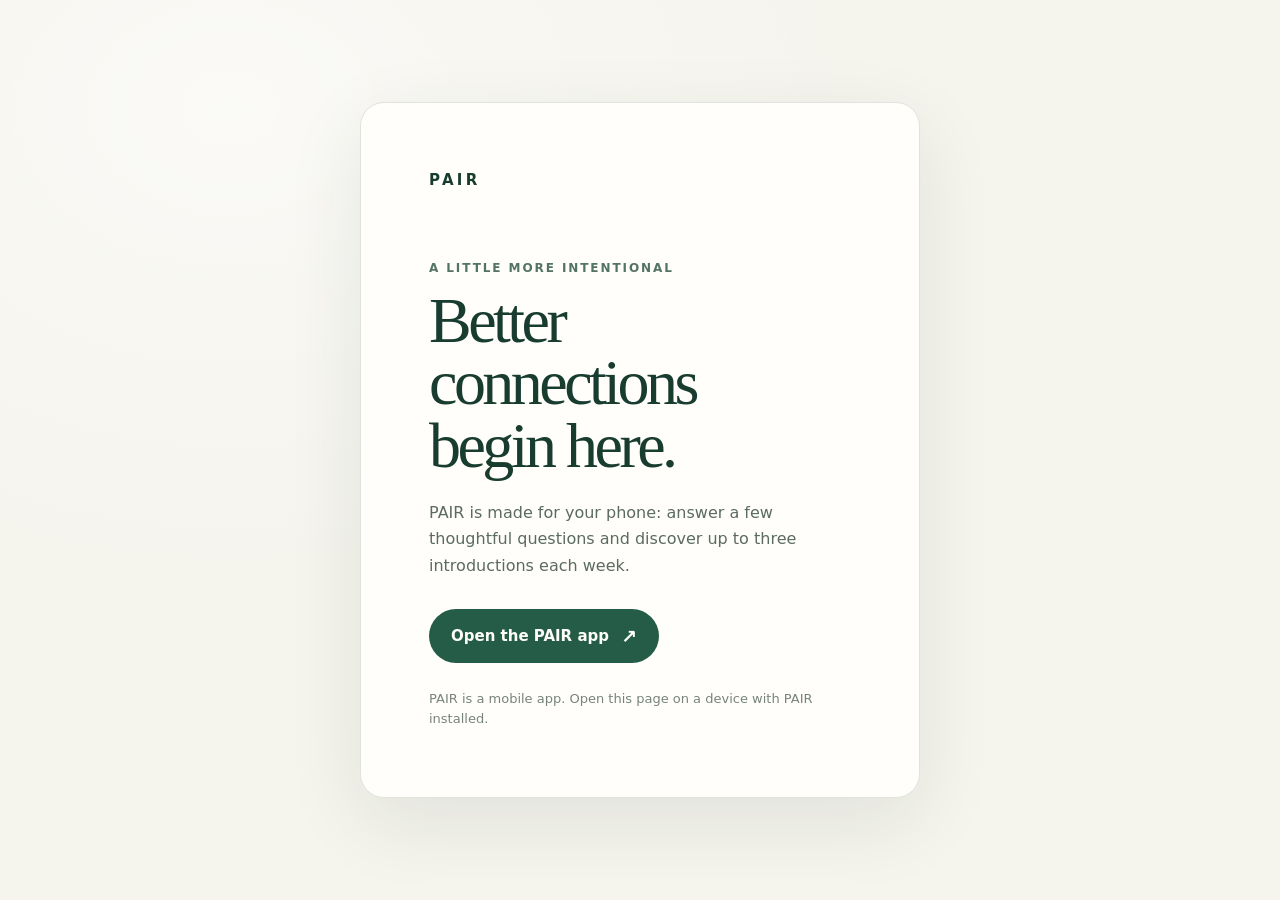
<file: web/index.html>
<!doctype html>
<html lang="en">
  <head>
    <meta charset="utf-8">
    <meta name="viewport" content="width=device-width, initial-scale=1">
    <meta name="theme-color" content="#183c30">
    <meta name="description" content="PAIR is a mobile app for thoughtful introductions.">
    <title>PAIR — made for meeting</title>
    <style>
      :root {
        color-scheme: light;
        font-family: Inter, ui-sans-serif, system-ui, -apple-system, BlinkMacSystemFont, "Segoe UI", sans-serif;
        color: #183c30;
        background: #f5f4ed;
        font-synthesis: none;
        text-rendering: optimizeLegibility;
        -webkit-font-smoothing: antialiased;
      }

      * { box-sizing: border-box; }

      body {
        min-width: 320px;
        min-height: 100vh;
        margin: 0;
        display: grid;
        place-items: center;
        padding: 28px;
        background:
          radial-gradient(ellipse at 18% 12%, rgb(255 255 255 / 54%), transparent 42%),
          #f5f4ed;
      }

      main {
        width: min(100%, 560px);
        padding: clamp(32px, 8vw, 68px);
        border: 1px solid #e1e4dc;
        border-radius: 24px;
        background: #fffefa;
        box-shadow: 0 24px 80px rgb(24 60 48 / 9%);
      }

      .wordmark {
        margin: 0;
        color: #183c30;
        font-size: 15px;
        font-weight: 800;
        letter-spacing: .22em;
      }

      .eyebrow {
        margin: 72px 0 15px;
        color: #537365;
        font-size: 12px;
        font-weight: 700;
        letter-spacing: .16em;
        text-transform: uppercase;
      }

      h1 {
        max-width: 10ch;
        margin: 0;
        font-family: Georgia, "Times New Roman", serif;
        font-size: clamp(44px, 10vw, 64px);
        font-weight: 400;
        letter-spacing: -.055em;
        line-height: .98;
      }

      .description {
        max-width: 38ch;
        margin: 22px 0 30px;
        color: #5b6b61;
        font-size: 16px;
        line-height: 1.65;
      }

      .open-app {
        min-height: 54px;
        display: inline-flex;
        align-items: center;
        justify-content: center;
        gap: 12px;
        padding: 0 22px;
        border-radius: 999px;
        color: #fffefa;
        background: #245c47;
        font-size: 15px;
        font-weight: 700;
        text-decoration: none;
        transition: background-color 160ms ease, transform 160ms ease;
      }

      .open-app:hover { background: #183c30; transform: translateY(-1px); }
      .open-app:focus-visible { outline: 3px solid #d98d69; outline-offset: 4px; }
      .open-app span { font-size: 19px; line-height: 1; }

      .note {
        margin: 26px 0 0;
        color: #77847c;
        font-size: 13px;
        line-height: 1.55;
      }

      @media (prefers-reduced-motion: reduce) {
        *, *::before, *::after { scroll-behavior: auto !important; transition-duration: .01ms !important; }
      }
    </style>
  </head>
  <body>
    <main>
      <p class="wordmark">PAIR</p>
      <p class="eyebrow">A little more intentional</p>
      <h1>Better connections begin here.</h1>
      <p class="description">
        PAIR is made for your phone: answer a few thoughtful questions and
        discover up to three introductions each week.
      </p>
      <a class="open-app" href="pair://open/">
        Open the PAIR app <span aria-hidden="true">↗</span>
      </a>
      <p class="note">PAIR is a mobile app. Open this page on a device with PAIR installed.</p>
    </main>
  </body>
</html>
</file>
